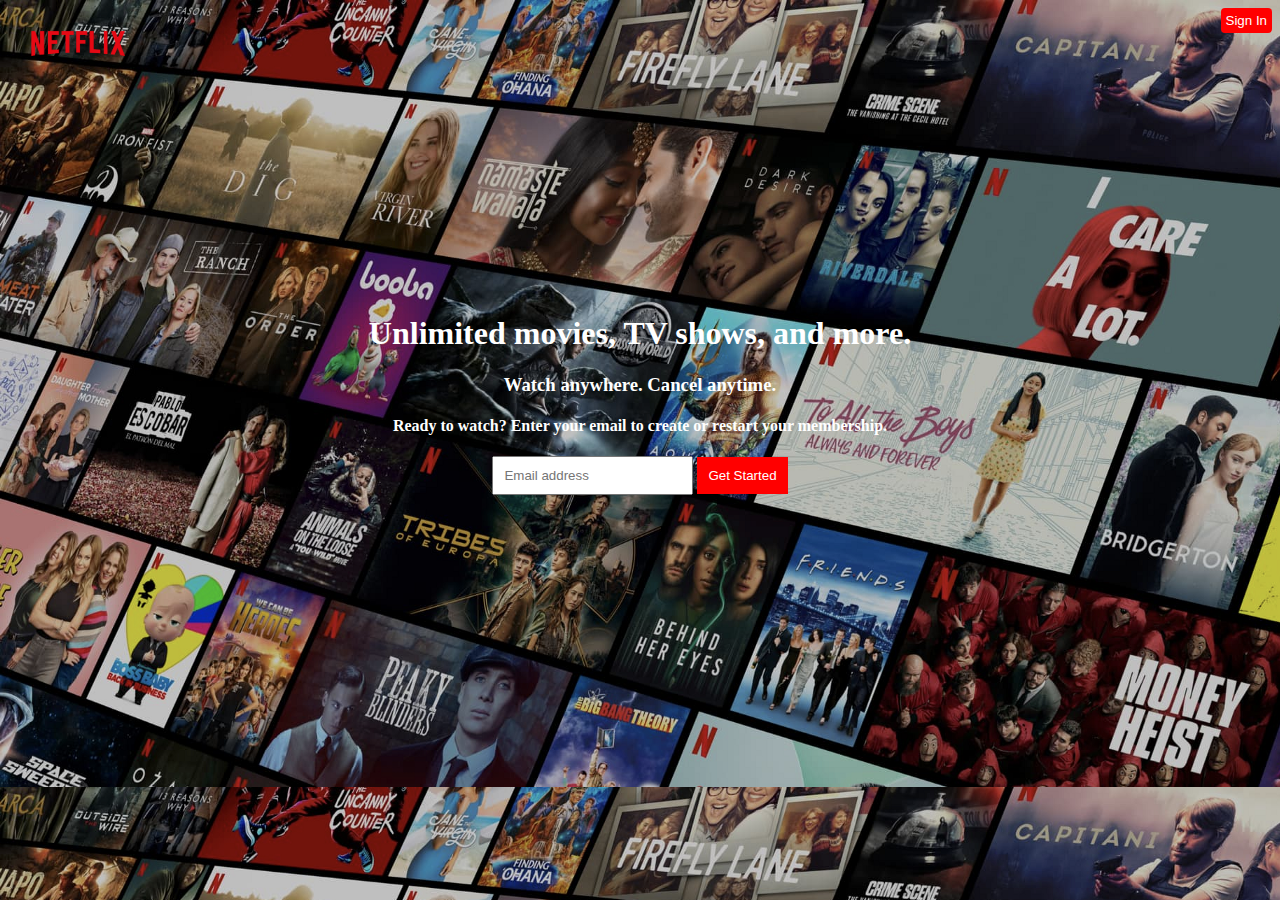
<file: home.html>
<!DOCTYPE html>
<html>
  <head>
    <title>Netflix</title>
   <link rel="stylesheet" type="text/css" href="style.css">
  </head>
  <body>
  <img class="llogo" src="llogonetflix.png" alt="llogo">
  <a href="singin.html">  <button class="signin">Sign In</button></a>
    <div class="texti">
    <h1>Unlimited movies, TV shows, and more.</h1>
    <h3>Watch anywhere. Cancel anytime.</h3>
    <h4>Ready to watch? Enter your email to create or restart your membership.</h4>
    <input class="input2" placeholder="Email address">
    <a href="singin.html"><button class="GetStarted">Get Started</button></a></div>

  </body>
</html>
</file>
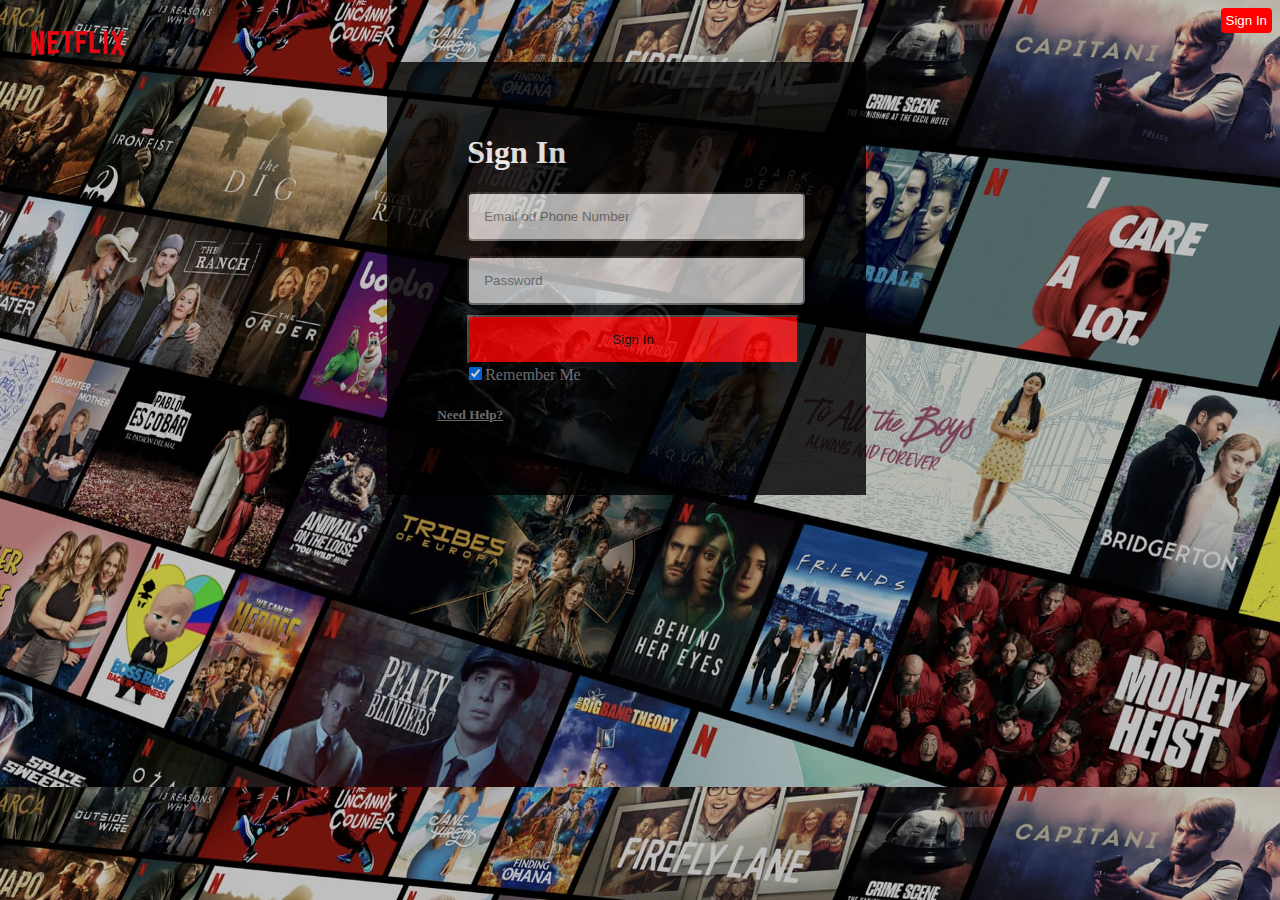
<file: singin.html>
<!DOCTYPE html>
<html>
  <head>
    <title>Netflix</title>
   <link rel="stylesheet" type="text/css" href="style.css">
  </head>
  <body>
 <a href="home.html">  <img class="llogo" src="llogonetflix.png" alt="llogo"></a>	
  <a href="index.html">  <button class="signin">Sign In</button></a>
    <div class="Katrori">
    <h1 class="tekstisign">Sign In </h1>
    <input class="input" placeholder="Email od Phone Number">
    <input class="input3" placeholder="Password">
    <a href="index.html"><button class="Sign">Sign In</button></a>
    <br>
    <label class="container"> 
 <input type="checkbox" checked="checked">Remember Me
  <span class="checkmark"></span>
</label>
    
    <a class="Linku" href="https://www.netflix.com/rs/LoginHelp"> <h5>Need Help?</h5></a>

</div>
</body>
</html>
</file>
<file: style.css>
body{
	background-image: url(backroundnetflix.png);

}
.texti{
	color: white;
	text-align: center;
	margin-top: 20%;


}
.llogo{
	width: 100px;
	margin-top: 20px;
	margin-left: 20px;

	
}
.GetStarted{
	background-color: red;
	border-radius: 0px;
	padding: 11px;
	border-color: red;
	color: white;
	border-style: none;
}
.input2{
	padding: 10px;
}
.signin{
	color: white;
	background-color: red;
	border-style: none;
	padding: 5px;
	border-radius: 4px;
	float: right;
}
.Katrori{
	background-color: black;
	width: 30%;
	color: white;
	padding: 50px;
    opacity: 0.8;
    margin-left: 30%;	
	}
.input{
	width: 80%;
	background-color: lightgrey;
	color: black;
	margin-left: 30px;
	border-radius: 5px;
	padding: 15px;
}
.Sign{
	background-color: red;
	margin-top: 10px;
	width: 87.5%;
	margin-left: 30px;	
	padding: 15px;
}	
.input3{
	width: 80%;
	background-color: lightgrey;
	color: black;
	margin-left: 30px;
	margin-top: 15px;
	border-radius: 5px;
	padding: 15px;
}
.tekstisign{
	margin-left: 30px;
}
	
.container{
	margin-left: 28px;	
color: grey;
}
.Linku{
	color: grey;
	
}
.movies{
}
</file>
